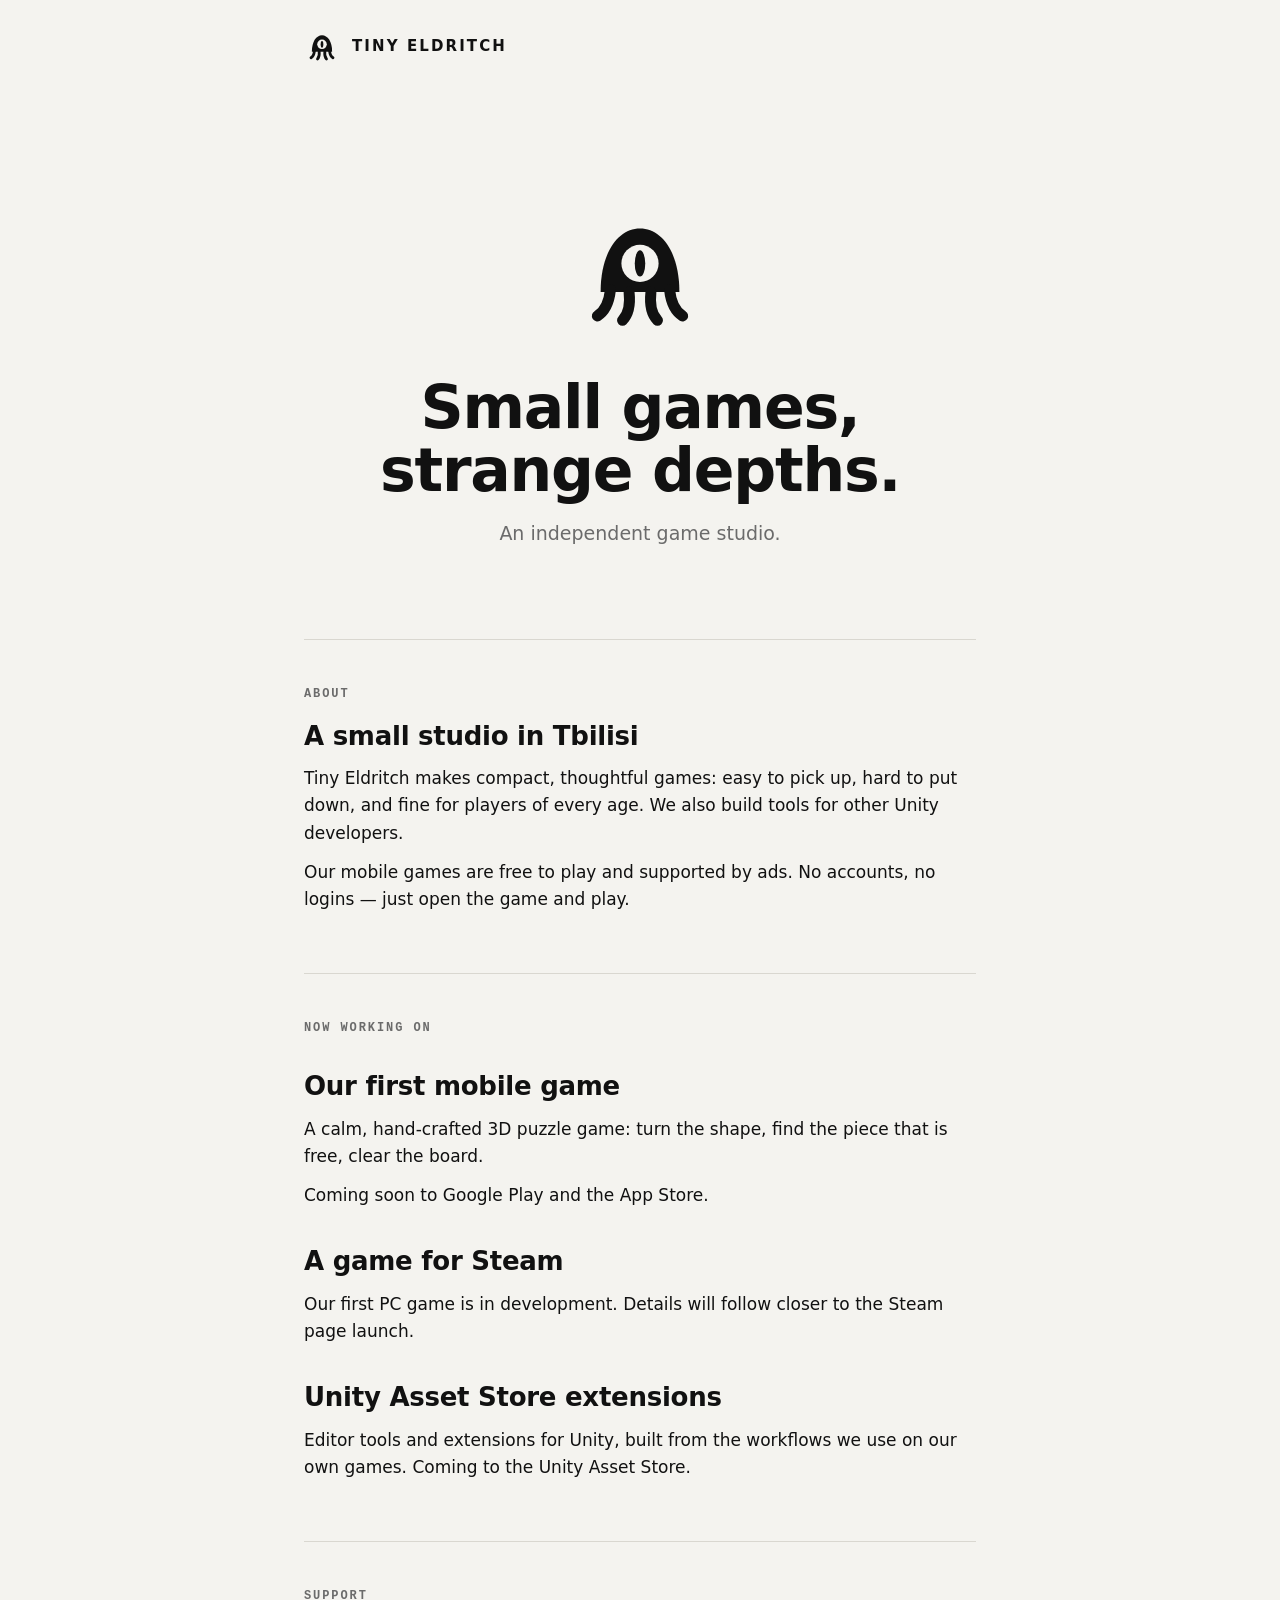
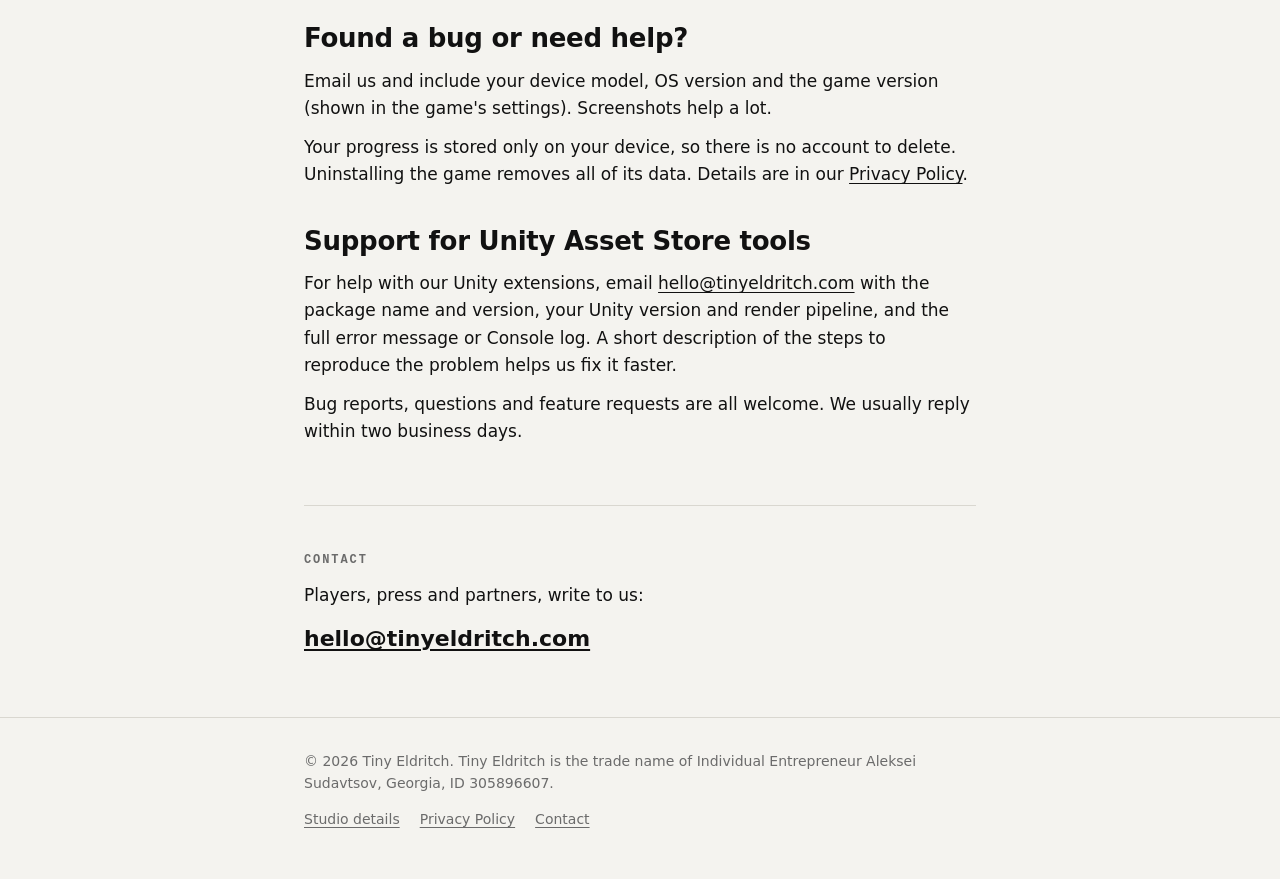
<file: index.html>
<!doctype html>
<html lang="en">
<head>
  <meta charset="utf-8">
  <meta name="viewport" content="width=device-width, initial-scale=1">
  <title>Tiny Eldritch</title>
  <meta name="description" content="Tiny Eldritch is an independent game studio making small games with strange depths for mobile and Steam, plus tools for the Unity Asset Store.">
  <link rel="icon" href="favicon.svg" type="image/svg+xml">
  <link rel="stylesheet" href="style.css">
  <meta property="og:title" content="Tiny Eldritch">
  <meta property="og:description" content="Small games, strange depths.">
  <meta property="og:image" content="https://tinyeldritch.com/logo.png">
</head>
<body>
  <svg width="0" height="0" style="position:absolute" aria-hidden="true">
    <symbol id="te-mark" viewBox="0 0 64 64">
      <g fill="currentColor" stroke="currentColor" stroke-linecap="round" stroke-width="5">
        <path stroke="none" d="M14 42 C14 24 22 13 32 13 C42 13 50 24 50 42 Z"/>
        <path fill="none" d="M18.5 41 q-1 9 -6 12"/>
        <path fill="none" d="M27 42 q1 9 -3 13"/>
        <path fill="none" d="M37 42 q-1 9 3 13"/>
        <path fill="none" d="M45.5 41 q1 9 6 12"/>
      </g>
      <circle cx="32" cy="29" r="8.5" style="fill: var(--bg)"/>
      <ellipse cx="32" cy="29" rx="2.4" ry="6" fill="currentColor"/>
    </symbol>
  </svg>

  <header>
    <div class="wrap">
      <a href="/"><svg class="mark" aria-hidden="true"><use href="#te-mark"/></svg><span class="wordmark">Tiny Eldritch</span></a>
    </div>
  </header>

  <main class="wrap">
    <div class="hero">
      <svg class="mark" role="img" aria-label="Tiny Eldritch logo"><use href="#te-mark"/></svg>
      <h1>Small games,<br>strange depths.</h1>
      <p>An independent game studio.</p>
    </div>

    <section id="about">
      <p class="label"><a href="#about">About</a></p>
      <h2>A small studio in Tbilisi</h2>
      <p>Tiny Eldritch makes compact, thoughtful games: easy to pick up, hard to put down, and fine for players of every age. We also build tools for other Unity developers.</p>
      <p>Our mobile games are free to play and supported by ads. No accounts, no logins &mdash; just open the game and play.</p>
    </section>

    <section id="projects">
      <p class="label"><a href="#projects">Now working on</a></p>

      <div class="project" id="mobile">
        <h2>Our first mobile game</h2>
        <p>A calm, hand-crafted 3D puzzle game: turn the shape, find the piece that is free, clear the board.</p>
        <p>Coming soon to Google Play and the App Store.</p>
      </div>

      <div class="project" id="steam">
        <h2>A game for Steam</h2>
        <p>Our first PC game is in development. Details will follow closer to the Steam page launch.</p>
      </div>

      <div class="project" id="asset-store">
        <h2>Unity Asset Store extensions</h2>
        <p>Editor tools and extensions for Unity, built from the workflows we use on our own games. Coming to the Unity Asset Store.</p>
      </div>
    </section>

    <section id="support">
      <p class="label"><a href="#support">Support</a></p>
      <h2>Found a bug or need help?</h2>
      <p>Email us and include your device model, OS version and the game version (shown in the game's settings). Screenshots help a lot.</p>
      <p>Your progress is stored only on your device, so there is no account to delete. Uninstalling the game removes all of its data. Details are in our <a href="privacy.html">Privacy Policy</a>.</p>

      <div class="project" id="asset-store-support">
        <h2>Support for Unity Asset Store tools</h2>
        <p>For help with our Unity extensions, email <a href="mailto:hello@tinyeldritch.com">hello@tinyeldritch.com</a> with the package name and version, your Unity version and render pipeline, and the full error message or Console log. A short description of the steps to reproduce the problem helps us fix it faster.</p>
        <p>Bug reports, questions and feature requests are all welcome. We usually reply within two business days.</p>
      </div>
    </section>

    <section id="contact">
      <p class="label"><a href="#contact">Contact</a></p>
      <p>Players, press and partners, write to us:</p>
      <p><a class="big-link" href="mailto:hello@tinyeldritch.com">hello@tinyeldritch.com</a></p>
    </section>

  </main>

  <footer>
    <div class="wrap">
      <p>&copy; 2026 Tiny Eldritch. Tiny Eldritch is the trade name of Individual Entrepreneur Aleksei Sudavtsov, Georgia, ID 305896607.</p>
      <nav><a href="studio.html">Studio details</a><a href="privacy.html">Privacy Policy</a><a href="#contact">Contact</a></nav>
    </div>
  </footer>
</body>
</html>
</file>
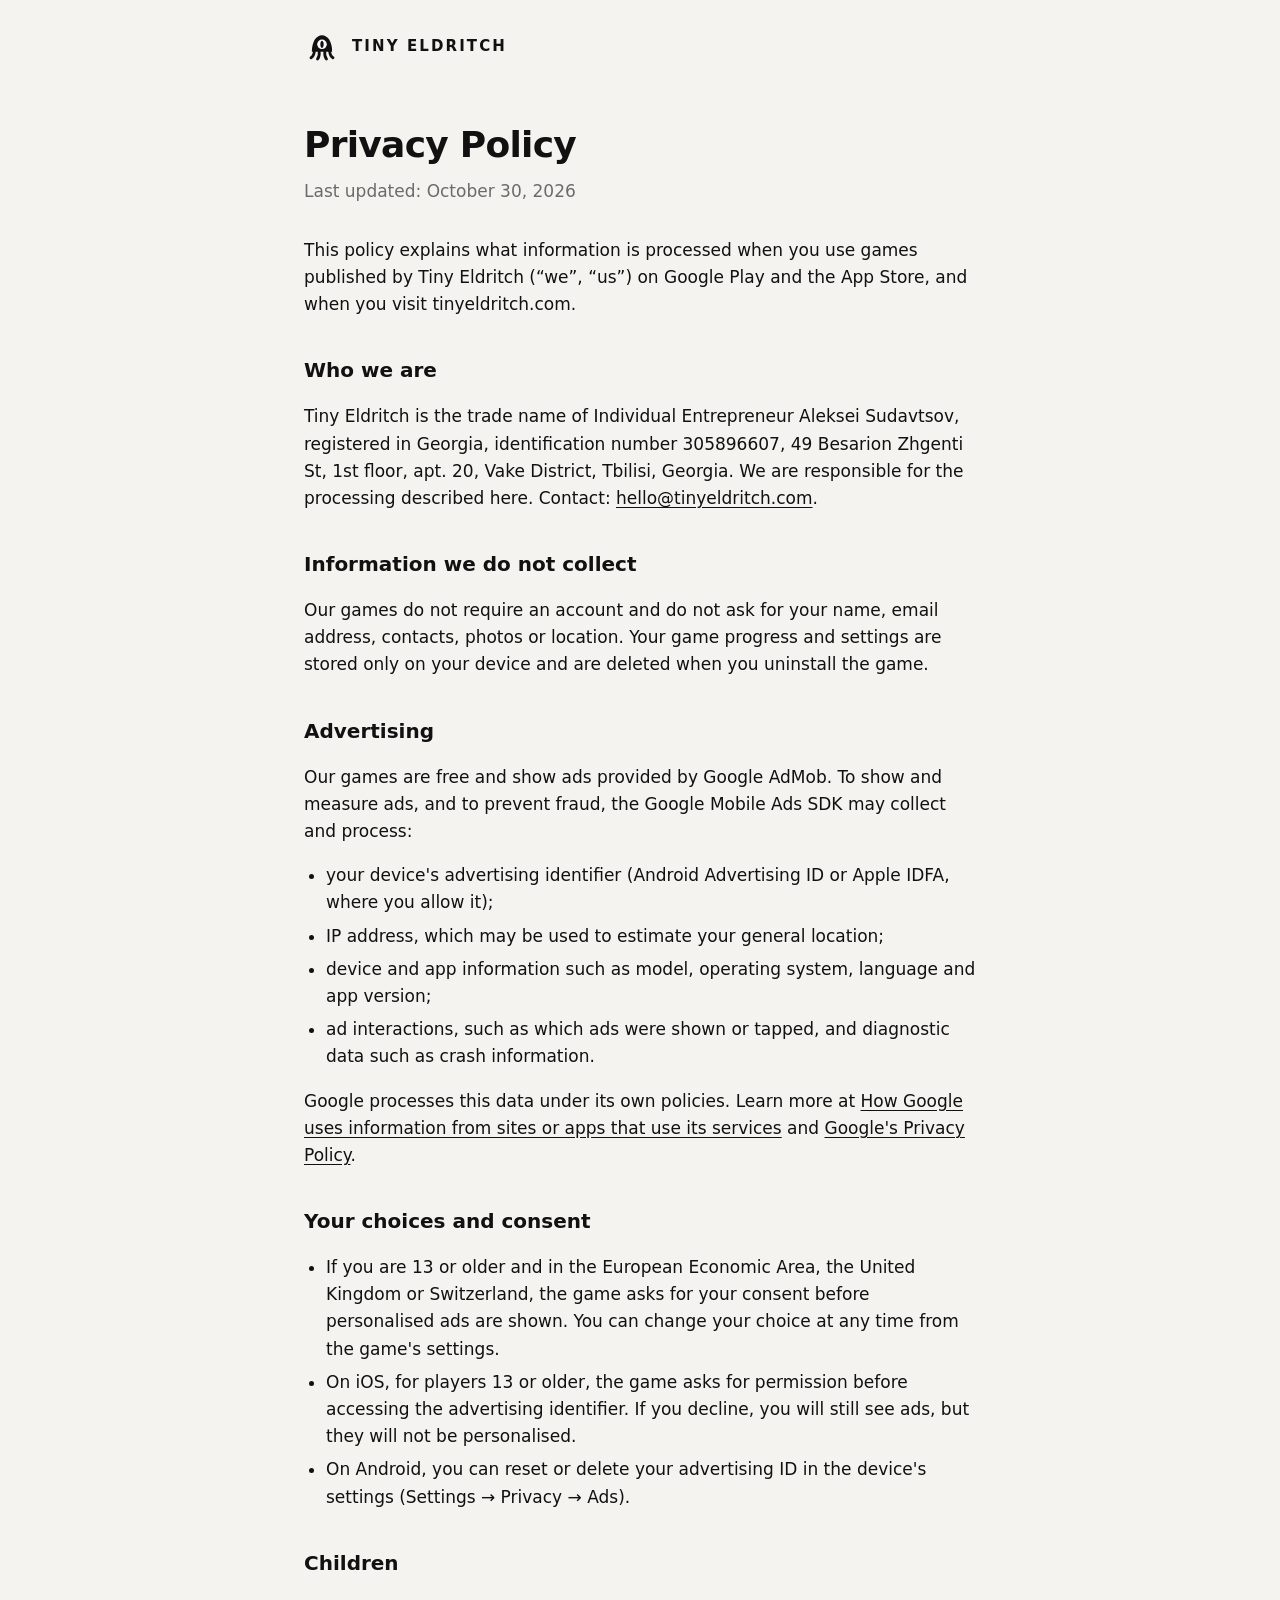
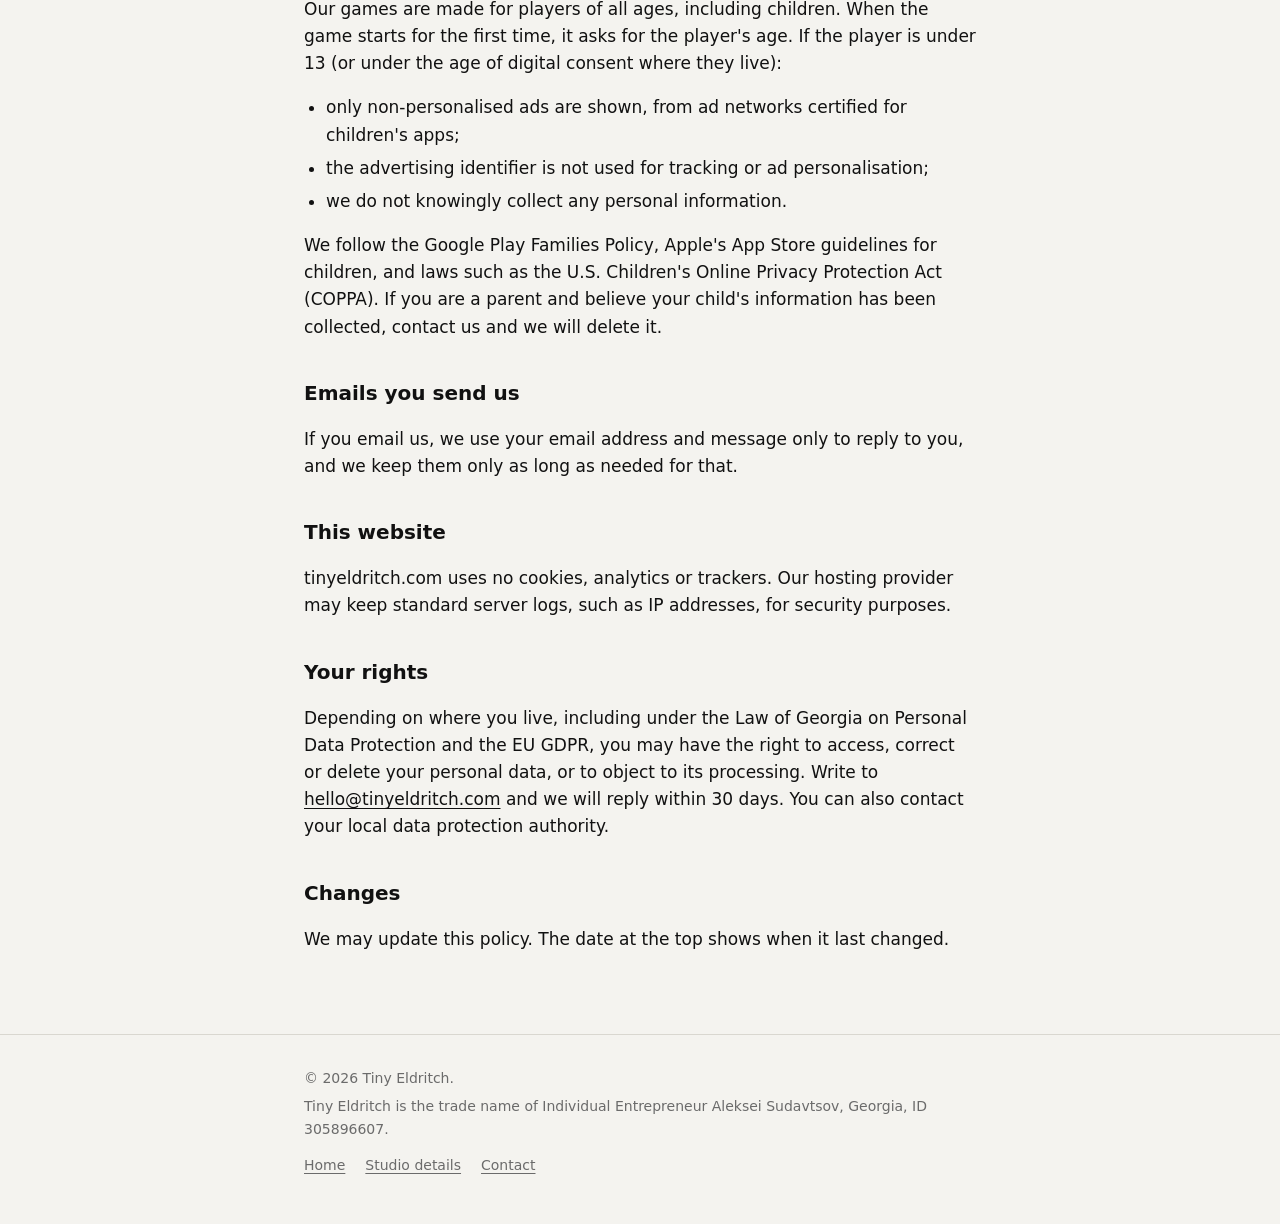
<file: privacy.html>
<!doctype html>
<html lang="en">
<head>
  <meta charset="utf-8">
  <meta name="viewport" content="width=device-width, initial-scale=1">
  <title>Privacy Policy · Tiny Eldritch</title>
  <link rel="icon" href="favicon.svg" type="image/svg+xml">
  <link rel="stylesheet" href="style.css">
</head>
<body>
  <header>
    <div class="wrap">
      <a href="/"><img class="mark" src="favicon.svg" alt=""><span class="wordmark">Tiny Eldritch</span></a>
    </div>
  </header>

  <main class="wrap doc">
    <h1>Privacy Policy</h1>
    <p class="updated">Last updated: October 30, 2026</p>

    <p>This policy explains what information is processed when you use games published by Tiny Eldritch
      (“we”, “us”) on Google Play and the App Store, and when you visit tinyeldritch.com.</p>

    <h2 id="who-we-are"><a href="#who-we-are">Who we are</a></h2>
    <p>Tiny Eldritch is the trade name of Individual Entrepreneur Aleksei Sudavtsov, registered in Georgia,
      identification number 305896607, 49 Besarion Zhgenti St, 1st floor, apt. 20, Vake District, Tbilisi, Georgia. We are responsible for the processing described here.
      Contact: <a href="mailto:hello@tinyeldritch.com">hello@tinyeldritch.com</a>.</p>

    <h2 id="data-not-collected"><a href="#data-not-collected">Information we do not collect</a></h2>
    <p>Our games do not require an account and do not ask for your name, email address, contacts, photos or location.
      Your game progress and settings are stored only on your device and are deleted when you uninstall the game.</p>

    <h2 id="advertising"><a href="#advertising">Advertising</a></h2>
    <p>Our games are free and show ads provided by Google AdMob. To show and measure ads, and to prevent fraud,
      the Google Mobile Ads SDK may collect and process:</p>
    <ul>
      <li>your device's advertising identifier (Android Advertising ID or Apple IDFA, where you allow it);</li>
      <li>IP address, which may be used to estimate your general location;</li>
      <li>device and app information such as model, operating system, language and app version;</li>
      <li>ad interactions, such as which ads were shown or tapped, and diagnostic data such as crash information.</li>
    </ul>
    <p>Google processes this data under its own policies. Learn more at
      <a href="https://policies.google.com/technologies/partner-sites">How Google uses information from sites or apps that use its services</a>
      and <a href="https://policies.google.com/privacy">Google's Privacy Policy</a>.</p>

    <h2 id="choices"><a href="#choices">Your choices and consent</a></h2>
    <ul>
      <li>If you are 13 or older and in the European Economic Area, the United Kingdom or Switzerland, the game asks for your consent
        before personalised ads are shown. You can change your choice at any time from the game's settings.</li>
      <li>On iOS, for players 13 or older, the game asks for permission before accessing the advertising identifier. If you decline,
        you will still see ads, but they will not be personalised.</li>
      <li>On Android, you can reset or delete your advertising ID in the device's settings
        (Settings → Privacy → Ads).</li>
    </ul>

    <h2 id="children"><a href="#children">Children</a></h2>
    <p>Our games are made for players of all ages, including children. When the game starts for the first time,
      it asks for the player's age. If the player is under 13 (or under the age of digital consent where they live):</p>
    <ul>
      <li>only non-personalised ads are shown, from ad networks certified for children's apps;</li>
      <li>the advertising identifier is not used for tracking or ad personalisation;</li>
      <li>we do not knowingly collect any personal information.</li>
    </ul>
    <p>We follow the Google Play Families Policy, Apple's App Store guidelines for children, and laws such as the
      U.S. Children's Online Privacy Protection Act (COPPA). If you are a parent and believe your child's information
      has been collected, contact us and we will delete it.</p>

    <h2 id="emails"><a href="#emails">Emails you send us</a></h2>
    <p>If you email us, we use your email address and message only to reply to you, and we keep them only as long as
      needed for that.</p>

    <h2 id="website"><a href="#website">This website</a></h2>
    <p>tinyeldritch.com uses no cookies, analytics or trackers. Our hosting provider may keep standard server logs,
      such as IP addresses, for security purposes.</p>

    <h2 id="rights"><a href="#rights">Your rights</a></h2>
    <p>Depending on where you live, including under the Law of Georgia on Personal Data Protection and the EU GDPR,
      you may have the right to access, correct or delete your personal data, or to object to its processing.
      Write to <a href="mailto:hello@tinyeldritch.com">hello@tinyeldritch.com</a> and we will reply within 30 days.
      You can also contact your local data protection authority.</p>

    <h2 id="changes"><a href="#changes">Changes</a></h2>
    <p>We may update this policy. The date at the top shows when it last changed.</p>
  </main>

  <footer>
    <div class="wrap">
      <p>&copy; 2026 Tiny Eldritch.</p>
      <p>Tiny Eldritch is the trade name of Individual Entrepreneur Aleksei Sudavtsov, Georgia, ID 305896607.</p>
      <nav><a href="/">Home</a><a href="studio.html">Studio details</a><a href="mailto:hello@tinyeldritch.com">Contact</a></nav>
    </div>
  </footer>
</body>
</html>
</file>
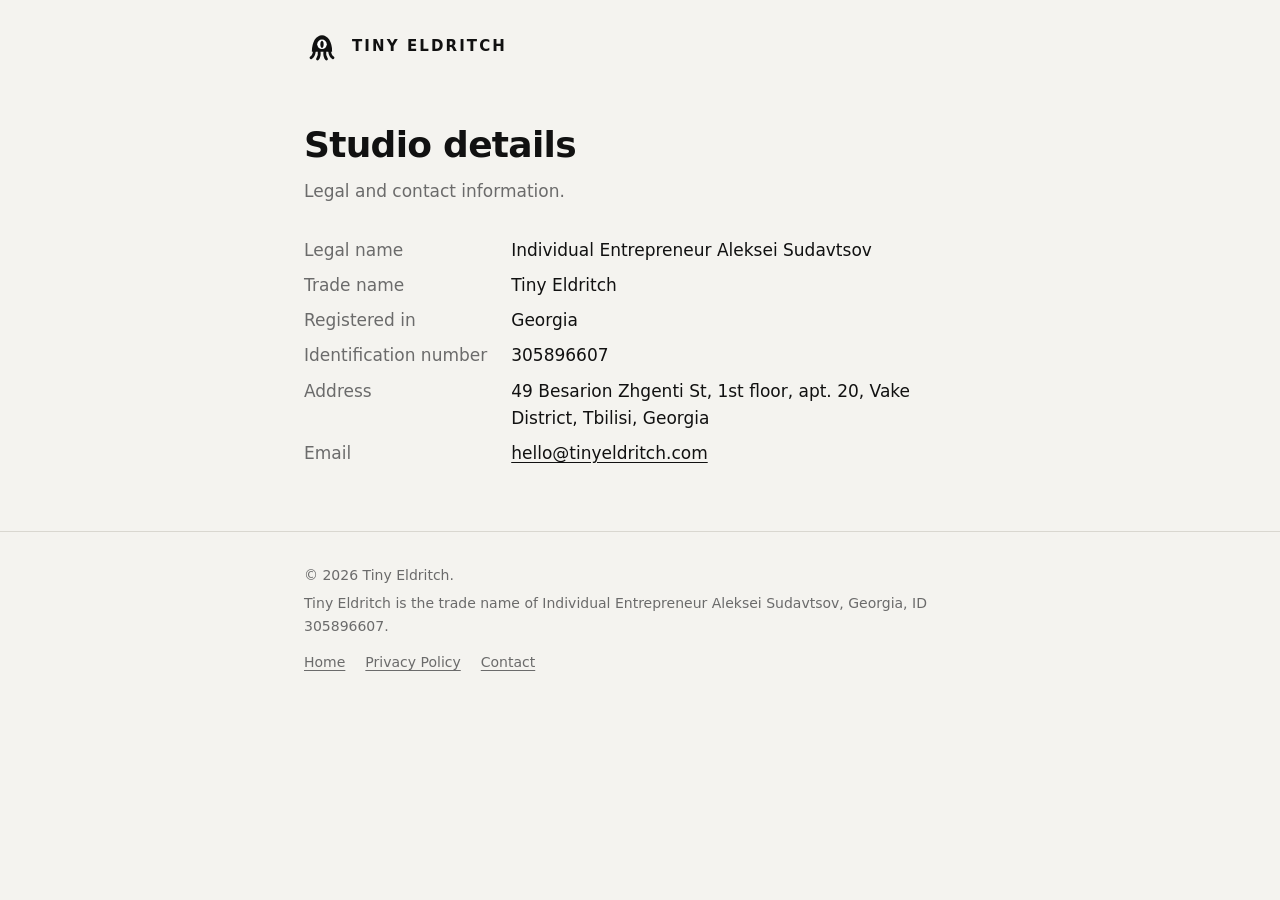
<file: studio.html>
<!doctype html>
<html lang="en">
<head>
  <meta charset="utf-8">
  <meta name="viewport" content="width=device-width, initial-scale=1">
  <title>Studio details · Tiny Eldritch</title>
  <link rel="icon" href="favicon.svg" type="image/svg+xml">
  <link rel="stylesheet" href="style.css">
</head>
<body>
  <header>
    <div class="wrap">
      <a href="/"><img class="mark" src="favicon.svg" alt=""><span class="wordmark">Tiny Eldritch</span></a>
    </div>
  </header>

  <main class="wrap doc">
    <h1>Studio details</h1>
    <p class="updated">Legal and contact information.</p>

    <dl class="details">
      <dt>Legal name</dt><dd>Individual Entrepreneur Aleksei Sudavtsov</dd>
      <dt>Trade name</dt><dd>Tiny Eldritch</dd>
      <dt>Registered in</dt><dd>Georgia</dd>
      <dt>Identification number</dt><dd>305896607</dd>
      <dt>Address</dt><dd>49 Besarion Zhgenti St, 1st floor, apt. 20, Vake District, Tbilisi, Georgia</dd>
      <dt>Email</dt><dd><a href="mailto:hello@tinyeldritch.com">hello@tinyeldritch.com</a></dd>
    </dl>
  </main>

  <footer>
    <div class="wrap">
      <p>&copy; 2026 Tiny Eldritch.</p>
      <p>Tiny Eldritch is the trade name of Individual Entrepreneur Aleksei Sudavtsov, Georgia, ID 305896607.</p>
      <nav><a href="/">Home</a><a href="privacy.html">Privacy Policy</a><a href="mailto:hello@tinyeldritch.com">Contact</a></nav>
    </div>
  </footer>
</body>
</html>
</file>
<file: style.css>
:root {
  --bg: #f4f3ef;
  --fg: #111111;
  --muted: #6b6b6b;
  --line: #d9d7d0;
  color-scheme: light dark;
}
@media (prefers-color-scheme: dark) {
  :root {
    --bg: #0e0e0e;
    --fg: #f1f0ec;
    --muted: #8f8f8f;
    --line: #2a2a2a;
  }
}

* { box-sizing: border-box; }

html, body { margin: 0; }

body {
  background: var(--bg);
  color: var(--fg);
  font: 17px/1.6 ui-sans-serif, system-ui, -apple-system, "Segoe UI", Roboto, Helvetica, Arial, sans-serif;
  -webkit-font-smoothing: antialiased;
}

a { color: inherit; text-underline-offset: 3px; }
a:hover { text-decoration-thickness: 2px; }

.wrap {
  max-width: 720px;
  margin: 0 auto;
  padding: 0 24px;
}

header .wrap {
  display: flex;
  align-items: center;
  gap: 12px;
  padding-top: 28px;
  padding-bottom: 28px;
}
header a { display: flex; align-items: center; gap: 12px; text-decoration: none; }

.mark { width: 36px; height: 36px; color: var(--fg); }

.wordmark {
  font-weight: 700;
  letter-spacing: 0.14em;
  text-transform: uppercase;
  font-size: 15px;
}

.hero {
  padding: 12vh 0 10vh;
  text-align: center;
}
.hero .mark { width: 140px; height: 140px; margin-bottom: 28px; }
.hero h1 {
  font-size: clamp(36px, 7vw, 60px);
  line-height: 1.05;
  letter-spacing: -0.02em;
  margin: 0 0 16px;
}
.hero p { color: var(--muted); font-size: 19px; margin: 0; }

section {
  border-top: 1px solid var(--line);
  padding: 48px 0;
}
.label {
  font: 600 12px/1 ui-monospace, "SFMono-Regular", Consolas, monospace;
  letter-spacing: 0.16em;
  text-transform: uppercase;
  color: var(--muted);
  margin: 0 0 16px;
}
section h2 { font-size: 26px; margin: 0 0 8px; letter-spacing: -0.01em; }
section p { margin: 0 0 12px; }

.big-link { font-size: 22px; font-weight: 600; }

.details {
  display: grid;
  grid-template-columns: max-content 1fr;
  gap: 8px 24px;
  margin: 0;
}
.details dt { color: var(--muted); }
.details dd { margin: 0; }
@media (max-width: 560px) {
  .details { grid-template-columns: 1fr; gap: 2px; }
  .details dd { margin-bottom: 10px; }
}

footer {
  border-top: 1px solid var(--line);
  padding: 32px 0 48px;
  color: var(--muted);
  font-size: 14px;
}
footer p { margin: 0 0 6px; }
footer nav { margin-top: 14px; display: flex; gap: 20px; }

/* Long-form pages (privacy policy) */
.doc { padding-top: 24px; padding-bottom: 64px; }
.doc h1 { font-size: 36px; letter-spacing: -0.02em; margin: 0 0 4px; }
.doc h2 { font-size: 20px; margin: 36px 0 8px; }
.doc .updated { color: var(--muted); margin: 0 0 32px; }
.doc ul { padding-left: 22px; }
.doc li { margin-bottom: 6px; }

/* Section anchors */
html { scroll-behavior: smooth; }
@media (prefers-reduced-motion: reduce) { html { scroll-behavior: auto; } }
[id] { scroll-margin-top: 24px; }

.label a,
.doc h2 a { text-decoration: none; }
.label a::after,
.doc h2 a::after {
  content: " #";
  opacity: 0;
  transition: opacity .15s;
}
.label a:hover::after,
.label a:focus-visible::after,
.doc h2 a:hover::after,
.doc h2 a:focus-visible::after { opacity: 1; }
:target .label a::after,
.doc h2:target a::after { opacity: 1; }

.project + .project,
p + .project { margin-top: 32px; }
</file>
